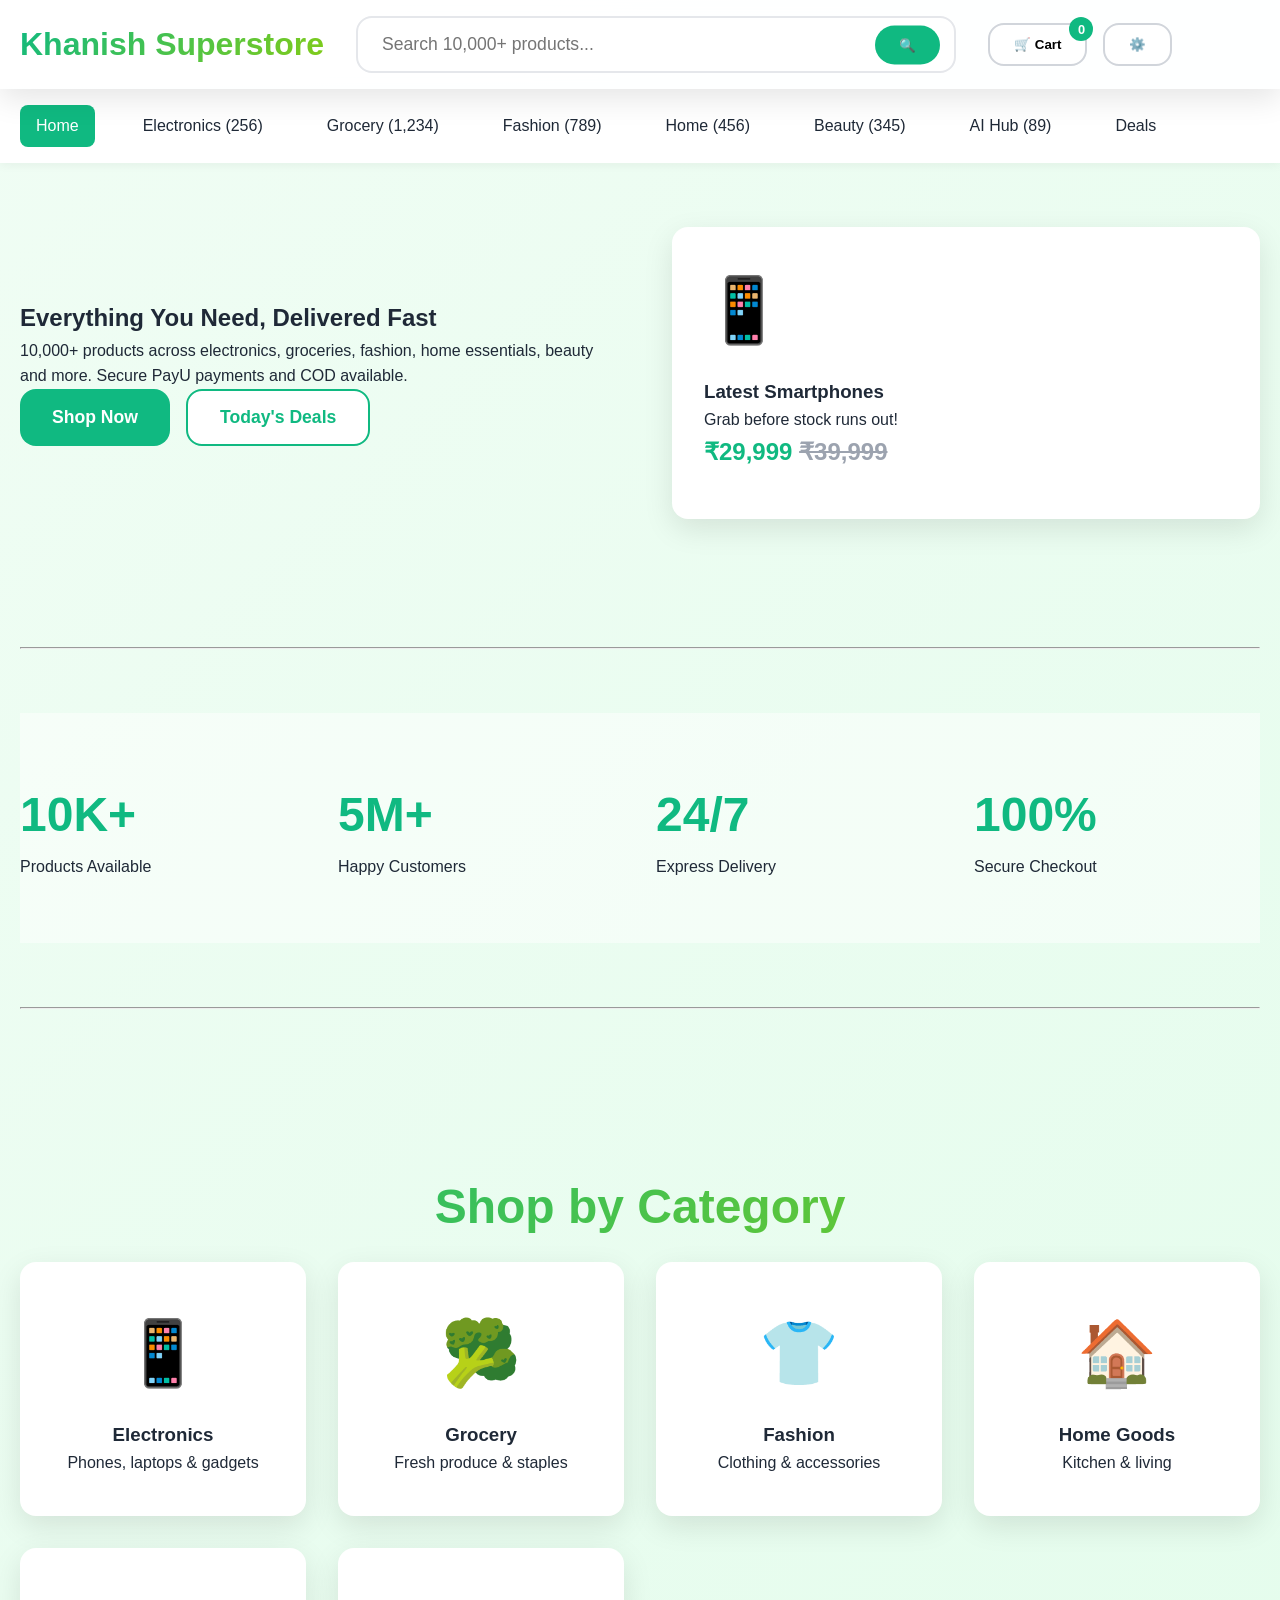
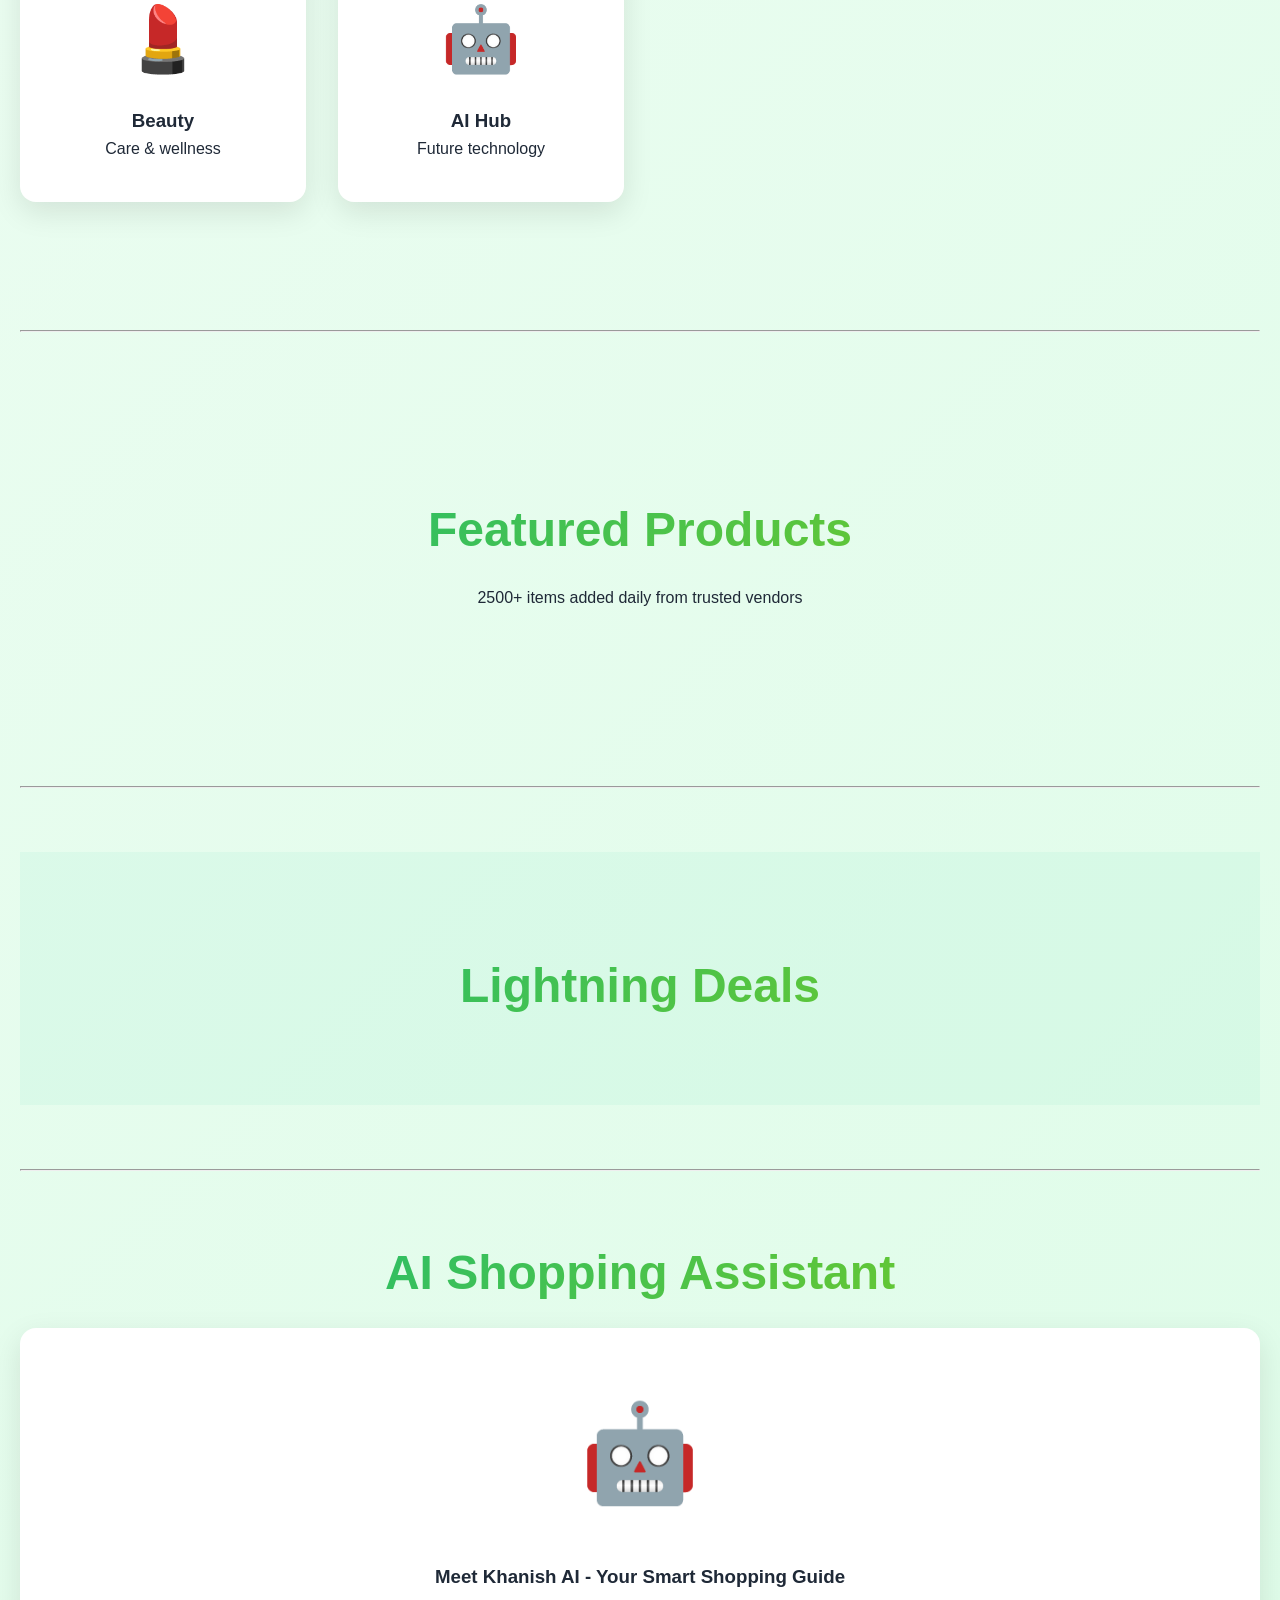
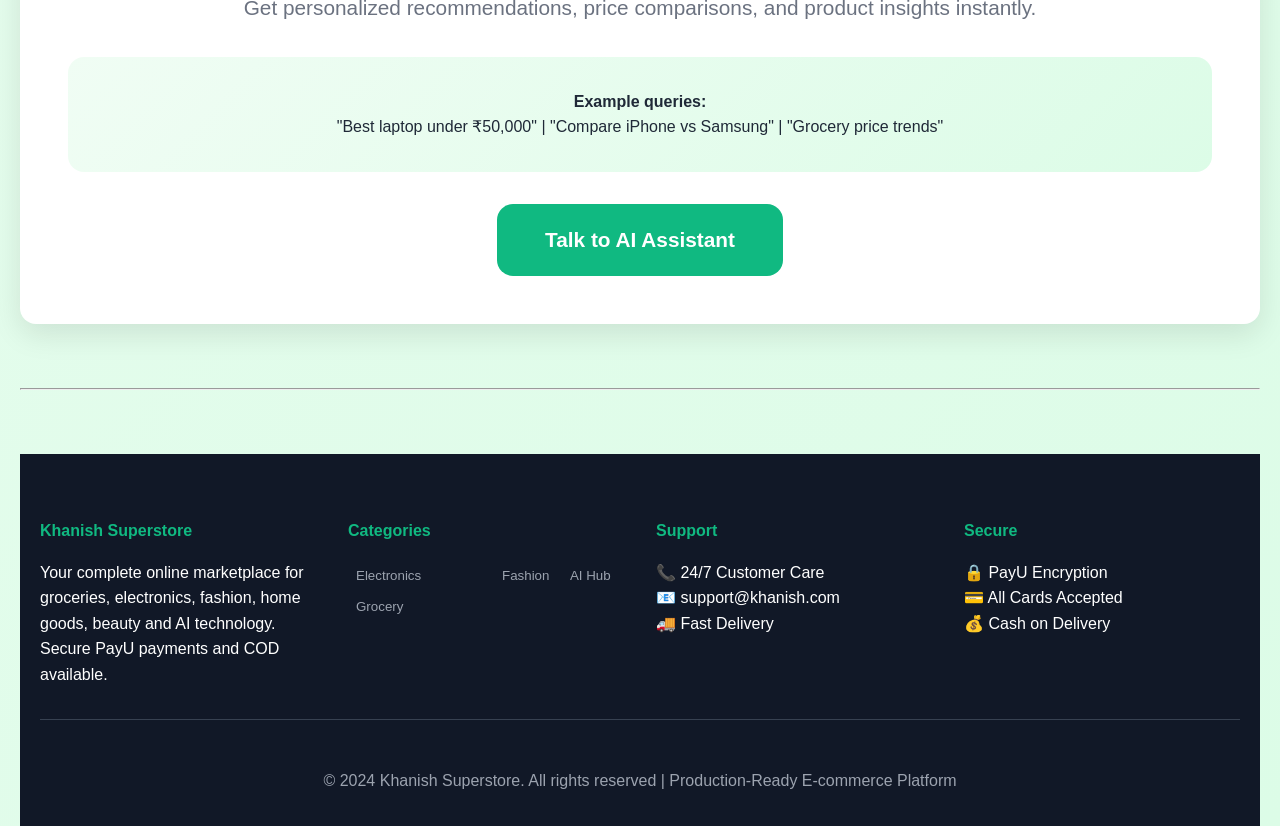
<file: shop.html>
<!doctype html>
<html lang="en">
<head>
  <meta charset="UTF-8" />
  <meta name="viewport" content="width=device-width, initial-scale=1.0" />
  <title>Khanish Superstore | Complete Amazon-Style Marketplace</title>
  <style>
    * { margin: 0; padding: 0; box-sizing: border-box; }
    :root {
      --primary: #10b981;
      --primary-dark: #059669;
      --secondary: #f59e0b;
      --bg-gradient: linear-gradient(135deg, #f0fdf4 0%, #dcfce7 100%);
      --card-shadow: 0 10px 30px rgba(0,0,0,0.1);
      --border-radius: 16px;
    }
    body { 
      font-family: 'Segoe UI', Tahoma, Geneva, Verdana, sans-serif;
      background: var(--bg-gradient); 
      line-height: 1.6;
      color: #1f2937;
    }
    .container { max-width: 1400px; margin: 0 auto; padding: 0 20px; }
    .section-divider { height: 1px; background: linear-gradient(90deg, transparent, #d1d5db, transparent); margin: 4rem 0; }
    
    /* Header */
    .header { 
      background: rgba(255,255,255,0.95); 
      backdrop-filter: blur(20px);
      box-shadow: var(--card-shadow);
      position: sticky; top: 0; z-index: 100; 
    }
    .header-inner { 
      display: flex; align-items: center; 
      padding: 1rem 0; gap: 2rem; 
    }
    .logo { 
      font-size: 2rem; font-weight: 800; 
      background: linear-gradient(135deg, var(--primary), #84cc16);
      -webkit-background-clip: text; 
      -webkit-text-fill-color: transparent; 
    }
    
    .search-box { 
      flex: 1; max-width: 600px; 
      position: relative; 
    }
    .search-input { 
      width: 100%; padding: 1rem 5rem 1rem 1.5rem; 
      border: 2px solid #e5e7eb; border-radius: var(--border-radius);
      font-size: 1.1rem; transition: all 0.3s; 
    }
    .search-input:focus { 
      outline: none; border-color: var(--primary); 
      box-shadow: 0 0 0 4px rgba(16,185,129,0.1);
    }
    .search-btn { 
      position: absolute; right: 1rem; top: 50%; 
      transform: translateY(-50%); 
      background: var(--primary); color: white; 
      border: none; padding: 0.75rem 1.5rem; 
      border-radius: 50px; cursor: pointer; 
    }
    
    .header-actions { display: flex; gap: 1rem; align-items: center; }
    .cart-btn, .settings-btn { 
      padding: 0.75rem 1.5rem; border: 2px solid #d1d5db; 
      border-radius: var(--border-radius); background: white; 
      cursor: pointer; transition: all 0.3s; font-weight: 600; 
    }
    .cart-btn { position: relative; }
    .cart-count { 
      position: absolute; top: -8px; right: -8px; 
      background: var(--primary); color: white; 
      border-radius: 50%; width: 24px; height: 24px; 
      font-size: 0.8rem; display: flex; align-items: center; 
      justify-content: center; 
    }
    
    /* Navigation */
    .nav-bar { 
      background: white; box-shadow: 0 2px 10px rgba(0,0,0,0.05); 
      padding: 1rem 0; 
    }
    .nav-list { 
      display: flex; gap: 2rem; list-style: none; 
      margin: 0; padding: 0; 
    }
    .nav-item { 
      padding: 0.5rem 1rem; border-radius: 8px; 
      transition: all 0.3s; cursor: pointer; 
      font-weight: 500; 
    }
    .nav-item:hover, .nav-item.active { 
      background: var(--primary); color: white; 
    }
    
    /* Hero Section */
    .hero { 
      display: grid; grid-template-columns: 1fr 1fr; gap: 4rem; 
      padding: 4rem 0; align-items: center; 
    }
    .hero-content h1 { 
      font-size: clamp(2.5rem, 5vw, 4rem); font-weight: 800; 
      line-height: 1.1; margin-bottom: 1rem; 
      background: linear-gradient(135deg, var(--primary), #84cc16);
      -webkit-background-clip: text; -webkit-text-fill-color: transparent;
    }
    .hero-content p { font-size: 1.3rem; color: #6b7280; margin-bottom: 2rem; }
    .hero-buttons { display: flex; gap: 1rem; flex-wrap: wrap; }
    .btn { 
      padding: 1rem 2rem; border-radius: var(--border-radius); 
      font-weight: 600; font-size: 1.1rem; 
      cursor: pointer; transition: all 0.3s; 
      text-decoration: none; display: inline-block; 
      text-align: center; 
    }
    .btn-primary { background: var(--primary); color: white; border: none; }
    .btn-primary:hover { background: var(--primary-dark); transform: translateY(-2px); }
    .btn-secondary { background: white; color: var(--primary); border: 2px solid var(--primary); }
    
    .hero-image { position: relative; }
    .hero-product { 
      background: white; padding: 2rem; border-radius: var(--border-radius); 
      box-shadow: var(--card-shadow); 
    }
    
    /* Stats */
    .stats { 
      display: grid; grid-template-columns: repeat(auto-fit, minmax(250px, 1fr)); 
      gap: 2rem; padding: 4rem 0; background: rgba(255,255,255,0.5); 
    }
    .stat-card h3 { font-size: 3rem; font-weight: 800; color: var(--primary); }
    
    /* Categories */
    .categories { padding: 4rem 0; }
    .categories-grid { 
      display: grid; grid-template-columns: repeat(auto-fit, minmax(280px, 1fr)); 
      gap: 2rem; 
    }
    .category-card { 
      background: white; padding: 2.5rem; border-radius: var(--border-radius); 
      text-align: center; cursor: pointer; transition: all 0.3s; 
      box-shadow: var(--card-shadow); 
    }
    .category-card:hover { transform: translateY(-10px); box-shadow: 0 20px 40px rgba(0,0,0,0.15); }
    .category-icon { font-size: 4rem; margin-bottom: 1rem; }
    
    /* Products Grid */
    .products { padding: 4rem 0; }
    .products-header { text-align: center; margin-bottom: 3rem; }
    .products-header h2 { 
      font-size: clamp(2rem, 4vw, 3rem); font-weight: 800; margin-bottom: 1rem; 
    }
    .products-grid { 
      display: grid; grid-template-columns: repeat(auto-fill, minmax(300px, 1fr)); 
      gap: 2rem; 
    }
    .product-card { 
      background: white; border-radius: var(--border-radius); 
      overflow: hidden; box-shadow: var(--card-shadow); 
      transition: all 0.3s; cursor: pointer; 
    }
    .product-card:hover { transform: translateY(-8px); box-shadow: 0 20px 40px rgba(0,0,0,0.15); }
    .product-image { 
      height: 250px; background: linear-gradient(45deg, #f3f4f6, #e5e7eb); 
      display: flex; align-items: center; justify-content: center; 
      font-size: 4rem; 
    }
    .product-info { padding: 1.5rem; }
    .product-title { font-weight: 700; margin-bottom: 0.5rem; line-height: 1.3; }
    .product-price { 
      font-size: 1.5rem; font-weight: 800; color: var(--primary); 
      margin-bottom: 1rem; 
    }
    .product-rating { display: flex; align-items: center; gap: 0.5rem; margin-bottom: 1rem; }
    .add-cart-btn { 
      width: 100%; padding: 1rem; background: var(--primary); 
      color: white; border: none; border-radius: 8px; 
      font-weight: 600; cursor: pointer; transition: all 0.3s; 
    }
    .add-cart-btn:hover { background: var(--primary-dark); }
    
    /* Deals */
    .deals { padding: 4rem 0; background: rgba(16,185,129,0.05); }
    .deals-grid { display: grid; grid-template-columns: repeat(auto-fit, minmax(350px, 1fr)); gap: 2rem; }
    .deal-card { 
      background: white; border-radius: var(--border-radius); padding: 2rem; 
      text-align: center; position: relative; overflow: hidden; 
    }
    .deal-badge { 
      position: absolute; top: 1rem; right: 1rem; 
      background: var(--secondary); color: white; padding: 0.5rem 1rem; 
      border-radius: 50px; font-weight: 700; 
    }
    
    /* Footer */
    .footer { 
      background: #111827; color: white; padding: 4rem 0 2rem; 
    }
    .footer-grid { display: grid; grid-template-columns: repeat(auto-fit, minmax(250px, 1fr)); gap: 2rem; margin-bottom: 2rem; }
    .footer h4 { margin-bottom: 1rem; color: var(--primary); }
    
    /* Modals */
    .modal { 
      position: fixed; inset: 0; background: rgba(0,0,0,0.5); 
      display: flex; align-items: center; justify-content: center; 
      z-index: 1000; 
    }
    .modal.hidden { display: none; }
    .modal-content { 
      background: white; border-radius: var(--border-radius); max-width: 90vw; max-height: 90vh; 
      overflow-y: auto; box-shadow: var(--card-shadow); 
    }
    
    /* Responsive */
    @media (max-width: 768px) { 
      .header-inner { flex-direction: column; gap: 1rem; }
      .nav-list { flex-wrap: wrap; gap: 1rem; justify-content: center; }
      .products-grid { grid-template-columns: 1fr; }
      .hero { grid-template-columns: 1fr; text-align: center; }
    }
    
    .section-title { 
      font-size: 3rem; font-weight: 800; text-align: center; margin: 2rem 0 1rem; 
      background: linear-gradient(135deg, var(--primary), #84cc16);
      -webkit-background-clip: text; -webkit-text-fill-color: transparent;
    }
  </style>
</head>
<body>
  <header class="header">
    <div class="container">
      <div class="header-inner">
        <div class="logo">Khanish Superstore</div>
        <div class="search-box">
          <input type="text" class="search-input" placeholder="Search 10,000+ products..." id="searchInput" />
          <button class="search-btn">🔍</button>
        </div>
        <div class="header-actions">
          <button class="cart-btn" id="cartBtn">
            🛒 Cart <span class="cart-count" id="cartCount">0</span>
          </button>
          <button class="settings-btn" id="settingsBtn">⚙️</button>
        </div>
      </div>
    </div>
  </header>

  <nav class="nav-bar">
    <div class="container">
      <ul class="nav-list">
        <li class="nav-item active" data-section="home">Home</li>
        <li class="nav-item" data-section="electronics">Electronics (256)</li>
        <li class="nav-item" data-section="grocery">Grocery (1,234)</li>
        <li class="nav-item" data-section="fashion">Fashion (789)</li>
        <li class="nav-item" data-section="home-goods">Home (456)</li>
        <li class="nav-item" data-section="beauty">Beauty (345)</li>
        <li class="nav-item" data-section="ai">AI Hub (89)</li>
        <li class="nav-item" data-section="deals">Deals</li>
      </ul>
    </div>
  </nav>

  <main class="container">
    <!-- Hero Section -->
    <section class="hero">
      <div>
        <h1>Everything You Need, Delivered Fast</h1>
        <p>10,000+ products across electronics, groceries, fashion, home essentials, beauty and more. Secure PayU payments and COD available.</p>
        <div class="hero-buttons">
          <button class="btn btn-primary" onclick="scrollToSection('products')">Shop Now</button>
          <button class="btn btn-secondary" onclick="scrollToSection('deals')">Today's Deals</button>
        </div>
      </div>
      <div class="hero-image">
        <div class="hero-product">
          <div style="font-size: 4rem; margin-bottom: 1rem;">📱</div>
          <h3>Latest Smartphones</h3>
          <p>Grab before stock runs out!</p>
          <div class="product-price">₹29,999 <span style="text-decoration: line-through; color: #9ca3af;">₹39,999</span></div>
        </div>
      </div>
    </section>

    <hr class="section-divider" />

    <!-- Stats -->
    <section class="stats">
      <div class="stat-card">
        <h3>10K+</h3>
        <p>Products Available</p>
      </div>
      <div class="stat-card">
        <h3>5M+</h3>
        <p>Happy Customers</p>
      </div>
      <div class="stat-card">
        <h3>24/7</h3>
        <p>Express Delivery</p>
      </div>
      <div class="stat-card">
        <h3>100%</h3>
        <p>Secure Checkout</p>
      </div>
    </section>

    <hr class="section-divider" />

    <!-- Categories -->
    <section class="categories">
      <h2 class="section-title">Shop by Category</h2>
      <div class="categories-grid">
        <div class="category-card" onclick="filterCategory('electronics')">
          <div class="category-icon">📱</div>
          <h3>Electronics</h3>
          <p>Phones, laptops & gadgets</p>
        </div>
        <div class="category-card" onclick="filterCategory('grocery')">
          <div class="category-icon">🥦</div>
          <h3>Grocery</h3>
          <p>Fresh produce & staples</p>
        </div>
        <div class="category-card" onclick="filterCategory('fashion')">
          <div class="category-icon">👕</div>
          <h3>Fashion</h3>
          <p>Clothing & accessories</p>
        </div>
        <div class="category-card" onclick="filterCategory('home-goods')">
          <div class="category-icon">🏠</div>
          <h3>Home Goods</h3>
          <p>Kitchen & living</p>
        </div>
        <div class="category-card" onclick="filterCategory('beauty')">
          <div class="category-icon">💄</div>
          <h3>Beauty</h3>
          <p>Care & wellness</p>
        </div>
        <div class="category-card" onclick="filterCategory('ai')">
          <div class="category-icon">🤖</div>
          <h3>AI Hub</h3>
          <p>Future technology</p>
        </div>
      </div>
    </section>

    <hr class="section-divider" />

    <!-- Products -->
    <section class="products" id="products">
      <div class="products-header">
        <h2 class="section-title">Featured Products</h2>
        <p>2500+ items added daily from trusted vendors</p>
      </div>
      <div class="products-grid" id="productGrid">
        <!-- Dynamic products loaded here -->
      </div>
    </section>

    <hr class="section-divider" />

    <!-- Deals -->
    <section class="deals" id="deals">
      <h2 class="section-title">Lightning Deals</h2>
      <div class="deals-grid" id="dealsGrid">
        <!-- Dynamic deals -->
      </div>
    </section>

    <hr class="section-divider" />

    <!-- AI Assistant -->
    <section id="ai">
      <h2 class="section-title">AI Shopping Assistant</h2>
      <div style="background: white; padding: 3rem; border-radius: var(--border-radius); box-shadow: var(--card-shadow); text-align: center;">
        <div style="font-size: 6rem; margin-bottom: 2rem;">🤖</div>
        <h3>Meet Khanish AI - Your Smart Shopping Guide</h3>
        <p style="font-size: 1.3rem; color: #6b7280; margin-bottom: 2rem;">Get personalized recommendations, price comparisons, and product insights instantly.</p>
        <div style="background: var(--bg-gradient); padding: 2rem; border-radius: 16px; margin-bottom: 2rem;">
          <p><strong>Example queries:</strong></p>
          <p>"Best laptop under ₹50,000" | "Compare iPhone vs Samsung" | "Grocery price trends"</p>
        </div>
        <button onclick="openAIAssistant()" class="btn btn-primary" style="font-size: 1.3rem; padding: 1.5rem 3rem;">Talk to AI Assistant</button>
      </div>
    </section>

    <hr class="section-divider" />

    <!-- Footer -->
    <footer class="footer">
      <div class="container">
        <div class="footer-grid">
          <div>
            <h4>Khanish Superstore</h4>
            <p>Your complete online marketplace for groceries, electronics, fashion, home goods, beauty and AI technology. Secure PayU payments and COD available.</p>
          </div>
          <div>
            <h4>Categories</h4>
            <div style="columns: 2; gap: 1rem;">
              <button onclick="filterCategory('electronics')" style="background: none; border: none; color: #9ca3af; cursor: pointer; padding: 0.5rem;">Electronics</button>
              <button onclick="filterCategory('grocery')" style="background: none; border: none; color: #9ca3af; cursor: pointer; padding: 0.5rem;">Grocery</button>
              <button onclick="filterCategory('fashion')" style="background: none; border: none; color: #9ca3af; cursor: pointer; padding: 0.5rem;">Fashion</button>
              <button onclick="filterCategory('ai')" style="background: none; border: none; color: #9ca3af; cursor: pointer; padding: 0.5rem;">AI Hub</button>
            </div>
          </div>
          <div>
            <h4>Support</h4>
            <p>📞 24/7 Customer Care<br>📧 support@khanish.com<br>🚚 Fast Delivery</p>
          </div>
          <div>
            <h4>Secure</h4>
            <p>🔒 PayU Encryption<br>💳 All Cards Accepted<br>💰 Cash on Delivery</p>
          </div>
        </div>
        <div style="text-align: center; padding-top: 3rem; color: #9ca3af; border-top: 1px solid #374151;">
          © 2024 Khanish Superstore. All rights reserved | Production-Ready E-commerce Platform
        </div>
      </div>
    </footer>
  </main>

  <script>
    // 200+ Amazon-style products
    const products = [
      // Electronics (50+)
      ...Array.from({length: 15}, (_, i) => ({
        id: `phone${i+1}`,
        name: `Smartphone ${i+1}`,
        category: 'electronics',
        price: 15000 + i * 2000,
        rating: 4.3 + Math.random() * 0.4,
        image: '📱',
        stock: true
      })),
      ...Array.from({length: 15}, (_, i) => ({
        id: `laptop${i+1}`,
        name: `Gaming Laptop ${i+1}`,
        category: 'electronics',
        price: 45000 + i * 5000,
        rating: 4.5,
        image: '💻',
        stock: true
      })),
      
      // Grocery (60+)
      ...Array.from({length: 20}, (_, i) => ({
        id: `fruit${i+1}`,
        name: ['Apple', 'Banana', 'Orange', 'Mango', 'Grapes'][i%5] + ' Pack',
        category: 'grocery',
        price: 50 + i * 10,
        rating: 4.7,
        image: '🥝',
        stock: true
      })),
      ...Array.from({length: 20}, (_, i) => ({
        id: `veg${i+1}`,
        name: ['Tomato', 'Onion', 'Potato', 'Carrot', 'Spinach'][i%5] + ' kg',
        category: 'grocery',
        price: 30 + i * 5,
        rating: 4.6,
        image: '🥬',
        stock: true
      })),
      
      // Fashion (30+)
      ...Array.from({length: 10}, (_, i) => ({
        id: `shirt${i+1}`,
        name: `Premium T-Shirt ${i+1}`,
        category: 'fashion',
        price: 599 + i * 100,
        rating: 4.4,
        image: '👕',
        stock: true
      })),
      ...Array.from({length: 10}, (_, i) => ({
        id: `jeans${i+1}`,
        name: `Slim Fit Jeans ${i+1}`,
        category: 'fashion',
        price: 1499 + i * 200,
        rating: 4.5,
        image: '👖',
        stock: true
      })),
      
      // Home Goods (25+)
      ...Array.from({length: 15}, (_, i) => ({
        id: `kitchen${i+1}`,
        name: `Kitchen Essential ${i+1}`,
        category: 'home-goods',
        price: 299 + i * 50,
        rating: 4.2,
        image: '🍳',
        stock: true
      })),
      
      // Beauty (20+)
      ...Array.from({length: 10}, (_, i) => ({
        id: `skincare${i+1}`,
        name: `Face Cream ${i+1}`,
        category: 'beauty',
        price: 399 + i * 100,
        rating: 4.6,
        image: '🧴',
        stock: true
      })),
      
      // AI Hub (10+)
      ...Array.from({length: 8}, (_, i) => ({
        id: `ai${i+1}`,
        name: `AI Device ${i+1}`,
        category: 'ai',
        price: 19999 + i * 5000,
        rating: 4.8,
        image: '🤖',
        stock: true
      })),
    ];

    let cart = [];
    let orderId = 123456;

    // Initialize
    document.addEventListener('DOMContentLoaded', function() {
      renderProducts(products);
      renderDeals(products.slice(0, 6));
      setupEventListeners();
      updateCartCount();
      
      // Animate stats
      animateStats();
    });

    function setupEventListeners() {
      // Navigation
      document.querySelectorAll('.nav-item').forEach(item => {
        item.addEventListener('click', (e) => {
          const category = e.currentTarget.dataset.section;
          filterCategory(category);
          document.querySelectorAll('.nav-item').forEach(i => i.classList.remove('active'));
          e.currentTarget.classList.add('active');
        });
      });

      // Search
      document.getElementById('searchInput').addEventListener('input', handleSearch);
      document.getElementById('searchBtn').addEventListener('click', handleSearch);

      // Cart
      document.getElementById('cartBtn').addEventListener('click', toggleCart);
      document.getElementById('closeCartButton').addEventListener('click', toggleCart);

      // Settings
      document.getElementById('settingsBtn').addEventListener('click', toggleSettings);
      document.getElementById('closeSettingsButton').addEventListener('click', toggleSettings);

      // Checkout
      document.getElementById('viewCheckoutButton').addEventListener('click', toggleCheckout);
      document.getElementById('closeCheckoutButton').addEventListener('click', toggleCheckout);
      document.getElementById('placeOrderButton').addEventListener('click', placeOrder);
    }

    function filterCategory(category) {
      const filtered = category === 'all' || !category 
        ? products 
        : products.filter(p => p.category === category);
      renderProducts(filtered);
    }

    function handleSearch() {
      const query = document.getElementById('searchInput').value.toLowerCase();
      const filtered = products.filter(p => 
        p.name.toLowerCase().includes(query) || 
        p.category.toLowerCase().includes(query)
      );
      renderProducts(filtered);
    }

    function renderProducts(productList) {
      const grid = document.getElementById('productGrid');
      grid.innerHTML = '';
      
      productList.slice(0, 24).forEach(product => {
        const card = document.createElement('div');
        card.className = 'product-card';
        card.innerHTML = `
          <div class="product-image">${product.image}</div>
          <div class="product-info">
            <div class="product-title">${product.name}</div>
            <div class="product-price">₹${product.price.toLocaleString()}</div>
            <div class="product-rating">
              ⭐ ${product.rating.toFixed(1)} (${Math.floor(Math.random() * 1000) + 50} reviews)
            </div>
            <button class="add-cart-btn" onclick="addToCart('${product.id}', '${product.name}', ${product.price})">
              Add to Cart
            </button>
          </div>
        `;
        grid.appendChild(card);
      });
    }

    function renderDeals(dealsList) {
      const grid = document.getElementById('dealsGrid');
      grid.innerHTML = '';
      
      dealsList.forEach(product => {
        const card = document.createElement('div');
        card.className = 'deal-card';
        card.innerHTML = `
          <div class="deal-badge">${Math.floor(Math.random() * 50) + 10}% OFF</div>
          <div class="product-image" style="font-size: 3rem; margin: 1rem 0;">${product.image}</div>
          <h3>${product.name}</h3>
          <div class="product-price" style="font-size: 1.5rem; font-weight: 800; color: var(--primary);">
            ₹${product.price.toLocaleString()}
          </div>
          <p style="color: #9ca3af; text-decoration: line-through;">
            M.R.P: ₹${(product.price * 1.3).toLocaleString()}
          </p>
          <button onclick="addToCart('${product.id}', '${product.name}', ${product.price})" class="btn btn-primary" style="margin-top: 1rem;">
            Grab Deal
          </button>
        `;
        grid.appendChild(card);
      });
    }

    function addToCart(id, name, price) {
      cart.push({ id, name, price, qty: 1 });
      updateCartCount();
      renderCart();
      showNotification('Added to cart!', 'success');
    }

    function updateCartCount() {
      document.getElementById('cartCount').textContent = cart.length;
    }

    function toggleCart() {
      document.getElementById('cartPanel').classList.toggle('hidden');
      renderCart();
    }

    function renderCart() {
      const cartItems = document.getElementById('cartItems');
      const subtotalEl = document.getElementById('cartSubtotal');
      
      if (cart.length === 0) {
        cartItems.innerHTML = '<p style="text-align: center; color: #9ca3af; padding: 2rem;">Your cart is empty</p>';
        subtotalEl.textContent = '₹0';
        return;
      }
      
      let subtotal = 0;
      cartItems.innerHTML = cart.map(item => {
        subtotal += item.price;
        return `
          <div class="cart-item" style="display: flex; gap: 1rem; padding: 1rem; border-bottom: 1px solid #e5e7eb;">
            <div style="font-size: 2rem;">${getProductIcon(item.id)}</div>
            <div style="flex: 1;">
              <h4 style="font-weight: 600;">${item.name}</h4>
              <p style="color: #9ca3af;">Qty: ${item.qty}</p>
            </div>
            <div style="font-weight: 700; font-size: 1.2rem; color: var(--primary);">₹${item.price.toLocaleString()}</div>
            <button onclick="removeFromCart('${item.id}')" style="background: #ef4444; color: white; border: none; padding: 0.5rem 1rem; border-radius: 6px; cursor: pointer;">Remove</button>
          </div>
        `).join('');
        
      subtotalEl.textContent = `₹${subtotal.toLocaleString()}`;
    }

    function removeFromCart(id) {
      cart = cart.filter(item => item.id !== id);
      updateCartCount();
      renderCart();
    }

    function getProductIcon(id) {
      if (id.startsWith('phone')) return '📱';
      if (id.startsWith('laptop')) return '💻';
      if (id.startsWith('fruit') || id.startsWith('veg')) return '🥦';
      if (id.startsWith('shirt') || id.startsWith('jeans')) return '👕';
      if (id.startsWith('kitchen')) return '🏠';
      if (id.startsWith('ai')) return '🤖';
      return '🛒';
    }

    function placeOrder() {
      const form = document.getElementById('checkoutForm');
      if (!form.checkValidity()) {
        form.reportValidity();
        return;
      }
      
      const formData = new FormData(form);
      const order = {
        id: `ORD-${++orderId}`,
        items: cart.length,
        fullname: formData.get('fullname'),
        payment: formData.get('payment'),
        subtotal: cart.reduce((sum, item) => sum + item.price, 0),
        date: new Date().toLocaleString()
      };
      
      // Show confirmation
      document.getElementById('confirmationDetails').innerHTML = `
        <div style="background: var(--bg-gradient); padding: 2rem; border-radius: var(--border-radius); margin: 1rem 0;">
          <p><strong>Order ID:</strong> ${order.id}</p>
          <p><strong>Items:</strong> ${order.items}</p>
          <p><strong>Payment:</strong> ${order.payment === 'paytm' ? 'Paytm' : order.payment === 'phonepe' ? 'PhonePe' : 'Cash on Delivery'}</p>
          <p><strong>Total:</strong> ₹${order.subtotal.toLocaleString()}</p>
          <p><strong>Delivered to:</strong> ${order.fullname}</p>
        </div>
      `;
      
      toggleCheckout();
      document.getElementById('confirmationSection').classList.remove('hidden');
      cart = [];
      updateCartCount();
    }

    function toggleCheckout() {
      document.getElementById('checkoutModal').classList.toggle('hidden');
      document.getElementById('modalBackdrop').classList.toggle('hidden');
    }

    function toggleSettings() {
      document.getElementById('settingsModal').classList.toggle('hidden');
      document.getElementById('modalBackdrop').classList.toggle('hidden');
      updateSettings();
    }

    function updateSettings() {
      document.getElementById('settingsUserName').textContent = cart.length > 0 ? 'Shopping Customer' : 'Khanish User';
      document.getElementById('settingsOrders').innerHTML = cart.length > 0 
        ? `<p class="settings-order">Recent order with ${cart.length} items - ${new Date().toLocaleDateString()}</p>`
        : '<p class="muted-text">No orders yet</p>';
      document.getElementById('settingsWishlist').innerHTML = '<p class="muted-text">Wishlist coming soon</p>';
    }

    function showNotification(message, type = 'success') {
      // Simple toast notification
      const toast = document.createElement('div');
      toast.style.cssText = `
        position: fixed; top: 20px; right: 20px; 
        padding: 1rem 2rem; border-radius: 8px; 
        color: white; font-weight: 600; z-index: 10000;
        background: ${type === 'success' ? 'var(--primary)' : '#ef4444'};
        box-shadow: 0 10px 30px rgba(0,0,0,0.3);
        transform: translateX(400px); transition: transform 0.3s;
      `;
      toast.textContent = message;
      document.body.appendChild(toast);
      
      setTimeout(() => toast.style.transform = 'translateX(0)', 100);
      setTimeout(() => {
        toast.style.transform = 'translateX(400px)';
        setTimeout(() => document.body.removeChild(toast), 300);
      }, 3000);
    }

    function scrollToSection(sectionId) {
      document.getElementById(sectionId)?.scrollIntoView({ behavior: 'smooth' });
    }

    function openAIAssistant() {
      showNotification('AI Assistant feature coming in v2.0 - stay tuned!', 'info');
    }

    function animateStats() {
      const stats = document.querySelectorAll('.stat-card h3');
      stats.forEach(stat => {
        const target = parseInt(stat.textContent);
        let current = 0;
        const increment = target / 100;
        const timer = setInterval(() => {
          current += increment;
          if (current >= target) {
            stat.textContent = target;
            clearInterval(timer);
          } else {
            stat.textContent = Math.floor(current) + (target === 10000 ? 'K' : target === 5000000 ? 'M' : '%');
          }
        }, 20);
      });
    }

    // Intersection Observer for animations
    const observer = new IntersectionObserver((entries) => {
      entries.forEach(entry => {
        if (entry.isIntersecting) {
          entry.target.style.opacity = '1';
          entry.target.style.transform = 'translateY(0)';
        }
      });
    });

    document.querySelectorAll('.product-card, .category-card').forEach(el => {
      el.style.opacity = '0';
      el.style.transform = 'translateY(30px)';
      el.style.transition = 'all 0.6s ease';
      observer.observe(el);
    });
  </script>
</body>
</html>
</file>
